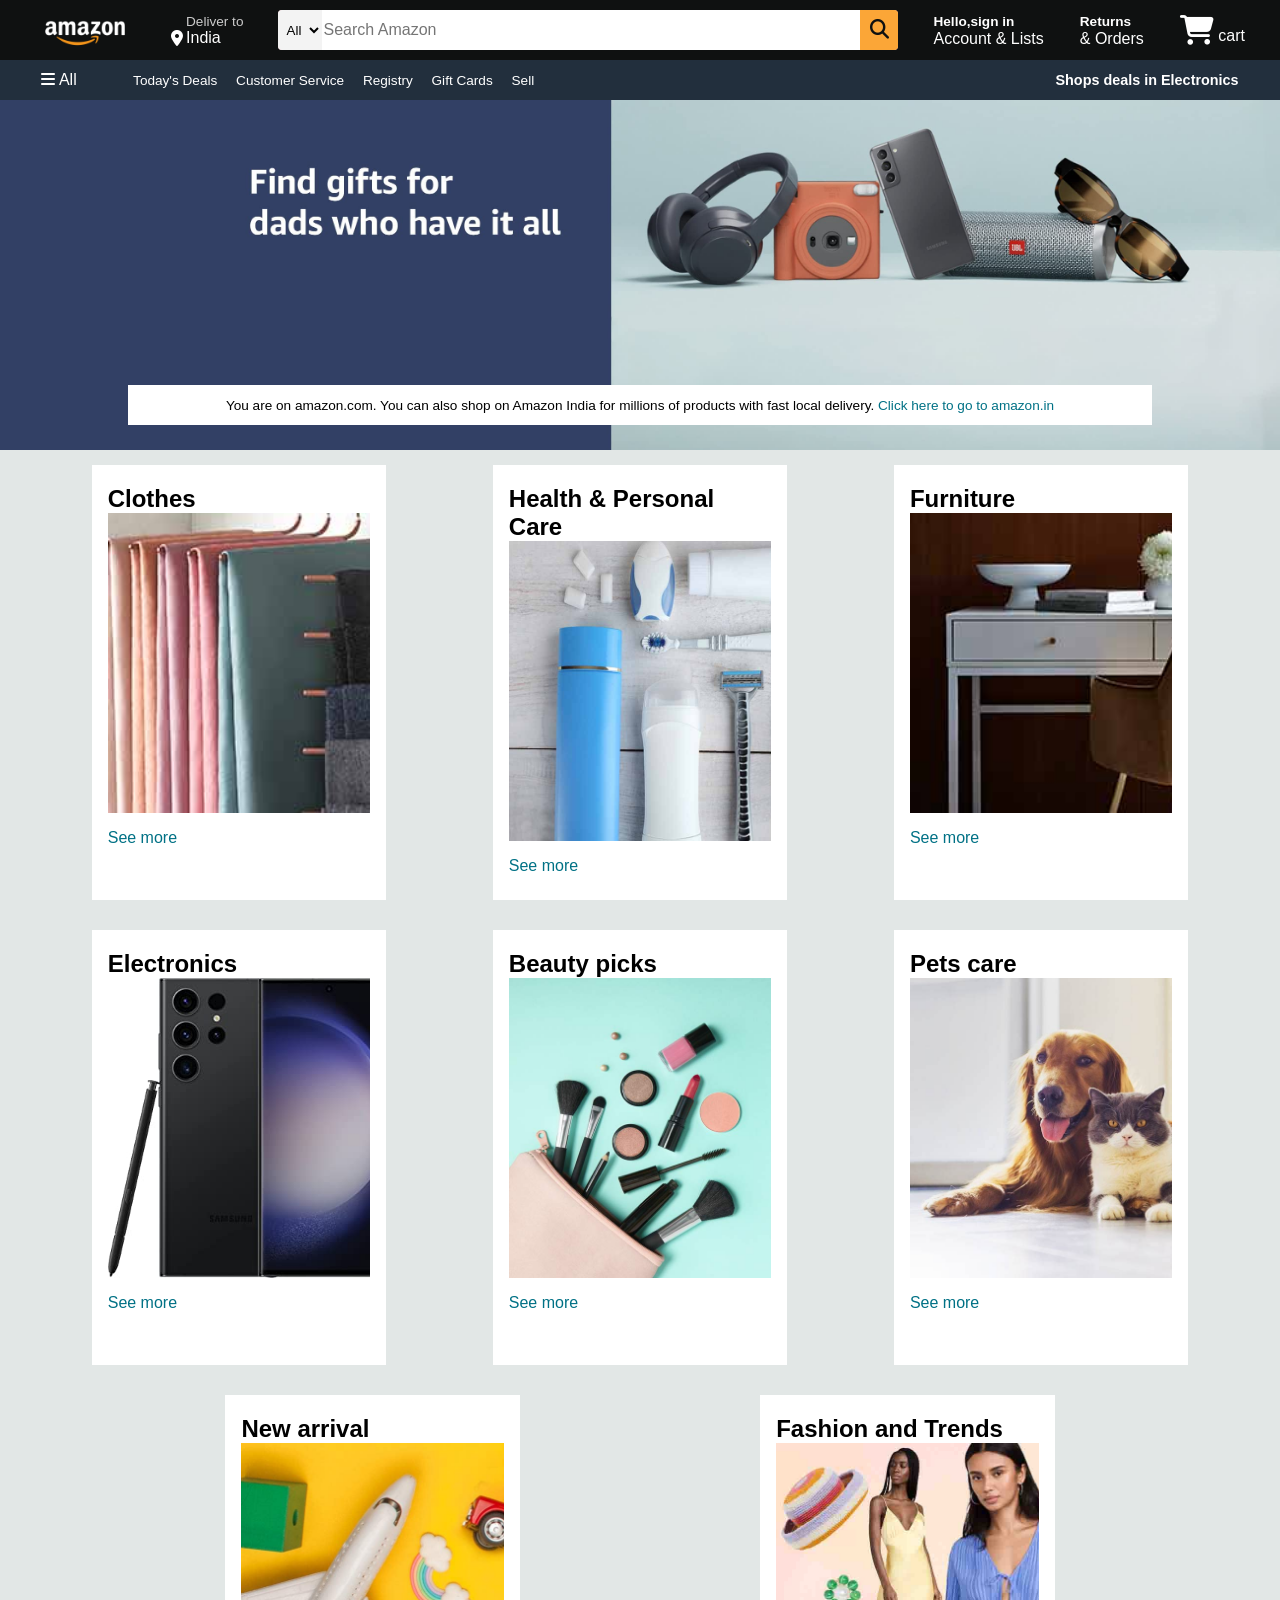
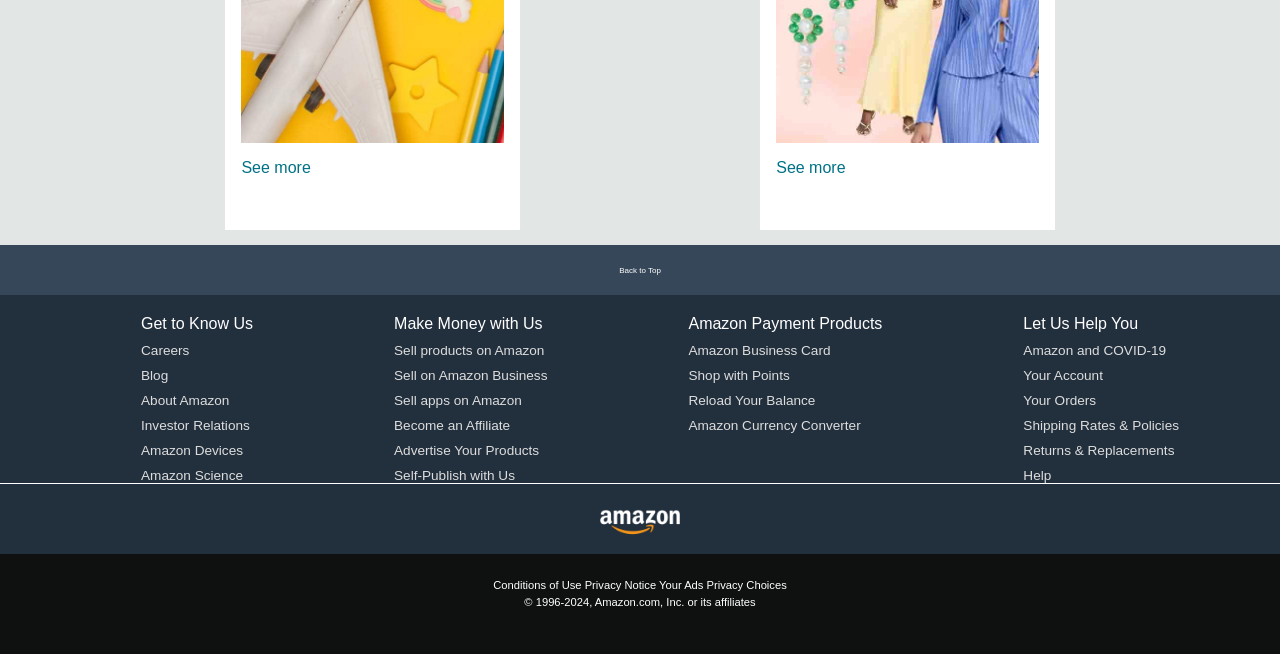
<file: project/file.html>
<!DOCTYPE html>
<html lang="en">
<head>
    <meta charset="UTF-8">
    <meta name="viewport" content="width=device-width, initial-scale=1.0">
    <title> Amazon </title>
    <link rel="stylesheet" href="https://cdnjs.cloudflare.com/ajax/libs/font-awesome/6.5.1/css/all.min.css" integrity="sha512-DTOQO9RWCH3ppGqcWaEA1BIZOC6xxalwEsw9c2QQeAIftl+Vegovlnee1c9QX4TctnWMn13TZye+giMm8e2LwA==" crossorigin="anonymous" referrerpolicy="no-referrer" />
    <link rel="stylesheet" href="style.css">
</head>
<body>
    <header>
        <div class="navbar">
            <div class="nav-logo border">
                <div class="logo"></div>
            </div>

            <div class="nav-address border">
                <p class="add-first">Deliver to</p>
                <div class="add-icon">
                   <i class="fa-solid fa-location-dot"></i>
                   <p class="add-second">India</p>
                </div>
            </div>
            <div class="nav-search">
                <select class="search-select">
                    <option>All</option>
                </select>
                <input placeholder="Search Amazon" class="search-input">
                <div class="search-icon">
                    <i class="fa-solid fa-magnifying-glass"></i>
                </div>
            </div>
            <div class=" nav-signin border">
                <p><span>Hello,sign in</span></p>
                <p class="nav-second">Account & Lists</p>
            </div>
            <div class=" return-signin border">
                <p><span>Returns</span></p>
                <p class="nav-second">& Orders</p>
            </div>
            <div class="nav-cart border">
                <i class="fa-solid fa-cart-shopping"></i>
                cart
            </div>
            
            </div>
        </div>
        <div class="panel">
            <div class="panel-all">
                <i class="fa-solid fa-bars"></i>
                All
            </div>
            <div class="panel-ops">
                <p> Today's Deals</p>
                  <P>  Customer Service</P>
                  <p>  Registry</p>
                   <p> Gift Cards</p>
                   <p> Sell</p>

            </div>
            <div class="panel-deals">
                Shops deals in Electronics
            </div>
    </header>
    <div class="hero-section">
        <div class="hero-msg">
            <p>You are on amazon.com. You can also shop on Amazon India for millions of products with fast local delivery. <a>Click here to go to amazon.in </a></p>
        </div>
    </div>
    <div class="shop-section">
        <div class="box1 box">
            <div class="box-content">
                <h2>Clothes</h2>
            <div class="box-img" style="background-image: url('box1_image.jpg');"></div>
            <p>See more</p>
            </div>
        </div>
        <div class="box2 box">
            <div class="box-content">
                <h2>Health & Personal Care</h2>
            <div class="box-img" style="background-image: url('box2_image.jpg');"></div>
            <p>See more</p>
            </div>
        </div>
        <div class="box3 box">
            <div class="box-content">
                <h2>Furniture</h2>
            <div class="box-img" style="background-image: url('box3_image.jpg');"></div>
            <p>See more</p>
            </div>
        </div>
        <div class="box4 box">
            <div class="box-content">
                <h2>Electronics</h2>
            <div class="box-img" style="background-image: url('box4_image.jpg');"></div>
            <p>See more</p>
            </div>
        </div>
        <div class="box5 box">
            <div class="box-content">
                <h2>Beauty picks</h2>
            <div class="box-img" style="background-image: url('box5_image.jpg');"></div>
            <p>See more</p>
            </div>
        </div>
        <div class="box6 box">
            <div class="box-content">
                <h2>Pets care</h2>
            <div class="box-img" style="background-image: url('box6_image.jpg');"></div>
            <p>See more</p>
            </div>
        </div>
        <div class="box7 box">
            <div class="box-content">
                <h2>New arrival</h2>
            <div class="box-img" style="background-image: url('box7_image.jpg');"></div>
            <p>See more</p>
            </div>
        </div>
        <div class="box8 box">
            <div class="box-content">
                <h2>Fashion and Trends</h2>
            <div class="box-img" style="background-image: url('box8_image.jpg');"></div>
            <p>See more</p>
            </div>
        </div>
    </div>
    <footer>
        <div class="foot-panel1">
            Back to Top
        </div>
        <div class="foot-panel2">
            <ul>
                <P>Get to Know Us</P>
                <a>Careers</a>
                <a>Blog</a>
                <a>About Amazon</a>
                <a>Investor Relations</a>
                <a>Amazon Devices</a>
                <a>Amazon Science</a>
                    
            </ul>
            <ul>
                <P>Make Money with Us</P>
                <a>Sell products on Amazon</a>
                <a>Sell on Amazon Business</a>
                <a>Sell apps on Amazon</a>
                <a>Become an Affiliate</a>
                <a>Advertise Your Products</a>
                <a>Self-Publish with Us</a>
                    
            </ul>
            <ul>
                <P>Amazon Payment Products</P>
                <a>Amazon Business Card</a>
                <a>Shop with Points</a>
                <a>Reload Your Balance</a>
                <a>Amazon Currency Converter</a>
                    
            </ul>
            <ul>
                <P>Let Us Help You</P>
                <a>Amazon and COVID-19</a>
                <a>Your Account</a>
                <a>Your Orders</a>
                <a>Shipping Rates & Policies</a>
                <a>Returns & Replacements</a>
                <a>Help</a>
                    
            </ul>
        </div>
        <div class="foot-panel3">
            <div class="logo"></div>
        </div>
        <div class="foot-panel4">
            <div class="pages">
                <a>Conditions of Use</a>
                <a>Privacy Notice</a>
                <a>Your Ads Privacy Choices</a>
            </div>
            <div class="copyright">
                © 1996-2024, Amazon.com, Inc. or its affiliates
            </div>
        </div>
    </footer>
</body>
</html>
</file>
<file: project/style.css>
*{
    margin: 0;
    font-family: Arial;
    border: border-box;

}

.navbar{
    height: 60px;
    background-color: #0f1111;
    color: white;
    display: flex;
    align-items: center;
    justify-content: space-evenly;
}

.nav-logo{
    height: 50px;
    width: 100px;

}
.logo {
    background-image: url("amazon_logo.png");
    background-size: cover;
    height: 50px;
    width: 100px;
}
.border{
    border: 1.5px solid transparent;
}

.border:hover{
    border: 1.5px solid white;
}

/** box2 **/
.add-first{
    color: #cccccc;
    font-size: 0.85rem;
    margin-left: 15px;
}

.add-second{
    font-size: 1rem;
    margin-left: 3px;
}

.add-icon{
    display: flex;
    align-items: center;
}
/** box3 **/

.nav-search{
    display: flex;
    justify-content: space-evenly;
    background-color: pink;
    width: 620px;
    height: 40px;
    border-radius: 4px;
}

.search-select{
    background-color: #f3f3f3;
    width: 50px;
    text-align: center;
    border-top-left-radius: 4px ;
    border-bottom-left-radius: 4px;
    border: none;

}
.search-input{
    width: 100% ;
    font-size: 1rem;
    border: none;

}

.search-icon{
    width: 45px;
    display: flex;
    justify-content: center;
    align-items: center;
    font-size: 1.2rem;
    background-color: #fba637;
    border-top-right-radius: 4px;
    border-bottom-right-radius: 4px;
    color: #0f1111;

}

.nav-search:hover{
    border: 2px solid orange;
}
/** box4 **/
span{
    font-size: 0.85rem;
    font-weight: 700;

}
/** box6**/
.nav-cart i {
    font-size: 30px;
    font-weight: 700;
}
/** panel**/
.panel{
    height: 40px;
    background-color: #222f3d;
    display: flex;
    color: white;
    align-items: center;
    justify-content: space-evenly;
}
.panel-ops p{
    display: inline;
    margin-left: 15px;

}

.panel-ops{    
    width:70%;
    font-size: 0.85rem;
}
.panel-deals{
    font-size: 0.9rem;
    font-weight: 700;
}
/** hero section**/
.hero-section{
    background-image: url("hero_image\ \(1\).jpg");
    background-size: cover;
    height: 350px;
    display: flex;
    justify-content: center;
    align-items: flex-end;

}
.hero-msg{
    background-color: white;
    color: black;
    height: 40px;
    display: flex;
    align-items: center;
    justify-content: center;
    font-size: 0.85rem;
    width: 80%;
    margin-bottom: 25px;

    

}
.hero-msg a {
    color: #007185;
}
/** shop section**/
.shop-section{
   display: flex;
   flex-wrap: wrap;
   justify-content: space-evenly;
   background-color: #e2e7e6;
}
.box{
   /* border: 2px solid black;*/
    height: 400px;
    width: 23%;
    background-color: white;
    padding: 20px 0px 15px;
    margin: 15px;
}
.box-img{
    height: 300px;
    background-size: cover;
    margin-top: 1 rem;
    margin-bottom: 1rem;

}
.box-content{
    margin-left: 1rem;
    margin-right: 1rem;
}
.box-content p {
    color: #007185;
}
/** footer**/
.footer{ 
    margin-top: 15px;
    

}
.foot-panel1 {
    background-color: #37475a;
    color: white;
    height: 50px;
    display: flex;
    justify-content: center;
    align-items: center;
    font-size: 0.5rem;

}
.foot-panel2{
    background-color: #222f3d;
    color: white;
    height: 500 px;
    display: flex;
    justify-content: space-evenly;
}
ul {
    margin-top: 20px
}
ul a {
    display: block;
    font-size: 0.85rem;
    margin-top: 10px;
    color: #dddddd;
}
.foot-panel3 {
    background-color: #222f3d;
    color: white;
    border-top: 0.5px solid white;
    height: 70px;
    display: flex;
    justify-content: center;
    align-items: center;
}
.logo {
    background-image: url("amazon_logo.png");
    background-size: cover;
    height: 50px;
    width: 100px;   
}
.foot-panel4 {
    background-color: #0f1111;
    color: white;
    height: 100px;
    font-size: 0.7rem;
    text-align: center;

}
.pages {
 
    padding-top: 25px;


}
.copyright {
    
    padding-top: 5px;
    

}
</file>
